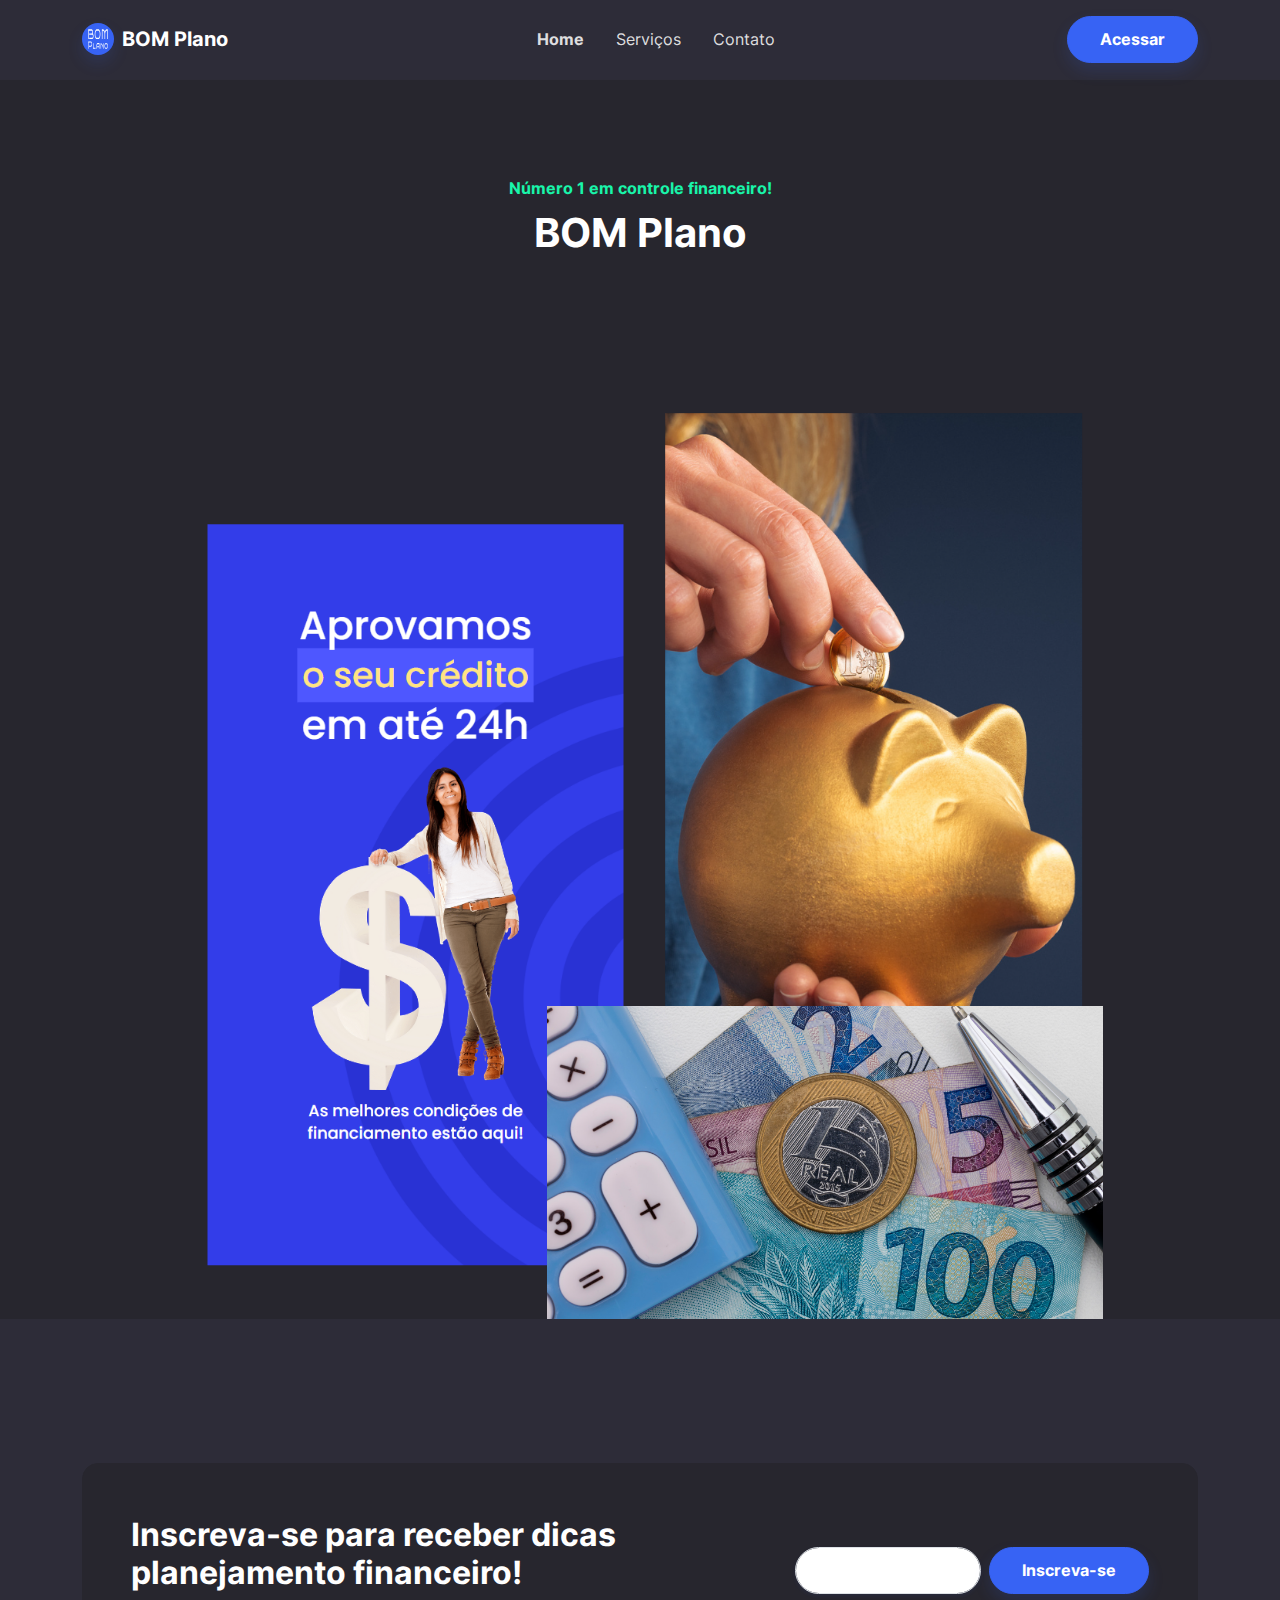
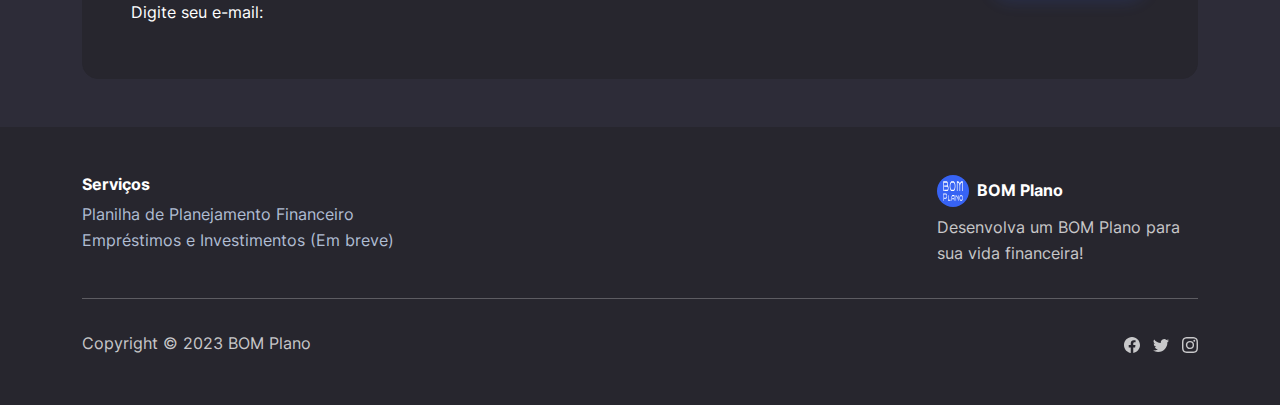
<file: index.html>
<!DOCTYPE html>
<html data-bs-theme="light" lang="pt-br">
  <head>
    <meta charset="utf-8" />
    <meta
      name="viewport"
      content="width=device-width, initial-scale=1.0, shrink-to-fit=no"
    />
    <title>Home - BOM Plano</title>
    <link rel="icon" href="assets/img/icon/bomplano.svg" />
    <link rel="stylesheet" href="assets/bootstrap/css/bootstrap.min.css" />
    <link rel="stylesheet" href="assets/css/Inter.css" />
  </head>

  <body>
    <!-- Start: Navbar Centered Links -->
    <nav
      class="navbar navbar-dark navbar-expand-md sticky-top py-3"
      id="mainNav"
    >
      <div class="container">
        <a class="navbar-brand d-flex align-items-center" href="./index.html"
          ><span
            class="bs-icon-sm bs-icon-circle bs-icon-primary shadow d-flex justify-content-center align-items-center me-2 bs-icon"
            ><img
              class="svg-logo"
              src="./assets/img/icon/bomplanologo.svg"
              alt="Icone BOM Plano" /></span
          ><span>BOM Plano</span></a
        ><button
          data-bs-toggle="collapse"
          class="navbar-toggler"
          data-bs-target="#navcol-1"
        >
          <span class="visually-hidden">Toggle navigation</span
          ><span class="navbar-toggler-icon"></span>
        </button>
        <div class="collapse navbar-collapse" id="navcol-1">
          <ul class="navbar-nav mx-auto">
            <li class="nav-item">
              <a class="nav-link active" href="index.html">Home</a>
            </li>
            <li class="nav-item">
              <a class="nav-link" href="services.html">Serviços</a>
            </li>
            <li class="nav-item"></li>
            <li class="nav-item"></li>
            <li class="nav-item">
              <a class="nav-link" href="contacts.html">Contato</a>
            </li>
          </ul>
          <a class="btn btn-primary shadow" role="button" href="signup.html"
            >Acessar</a
          >
          <ul class="navbar-nav"></ul>
        </div>
      </div>
    </nav>
    <!-- End: Navbar Centered Links -->
    <header class="bg-dark">
      <!-- Start: Hero Clean Reverse -->
      <div class="container pt-4 pt-xl-5">
        <div class="row pt-5">
          <div class="col-md-8 col-xl-6 text-center text-md-start mx-auto">
            <div class="text-center">
              <p class="fw-bold text-success mb-2">
                Número 1 em controle financeiro!
              </p>
              <h1 class="fw-bold">BOM Plano</h1>
            </div>
          </div>
          <div class="col-12 col-lg-10 mx-auto">
            <div
              class="position-relative"
              style="display: flex; flex-wrap: wrap; justify-content: flex-end"
            >
              <div
                style="
                  position: relative;
                  flex: 0 0 45%;
                  transform: translate3d(-15%, 35%, 0);
                "
              >
                <img
                  class="img-fluid"
                  src="assets/img/products/emprestimo.png"
                />
              </div>
              <div
                style="
                  position: relative;
                  flex: 0 0 45%;
                  transform: translate3d(-5%, 20%, 0);
                "
              >
                <img
                  class="img-fluid"
                  src="assets/img/products/investimento.png"
                />
              </div>
              <div
                style="
                  position: relative;
                  flex: 0 0 60%;
                  transform: translate3d(0, 0%, 0);
                "
              >
                <img
                  class="img-fluid"
                  src="assets/img/products/controle-financeiro.png"
                />
              </div>
            </div>
          </div>
        </div>
      </div>
      <!-- End: Hero Clean Reverse -->
    </header>
    <!-- Start: Brands -->
    <section class="py-5"></section>
    <!-- End: Brands -->
    <section></section>
    <section></section>
    <!-- Start: Newsletter Subscription Color -->
    <section class="py-5">
      <div class="container">
        <div
          class="bg-dark border rounded border-dark d-flex flex-column justify-content-between align-items-center flex-lg-row p-4 p-lg-5"
        >
          <div class="text-center text-lg-start py-3 py-lg-1">
            <h2 class="fw-bold mb-2">
              Inscreva-se para receber dicas planejamento financeiro!
            </h2>
            <p class="mb-0">Digite seu e-mail:</p>
          </div>
          <form
            class="d-flex justify-content-center flex-wrap flex-lg-nowrap"
            method="post"
          >
            <div class="my-2">
              <input
                class="border rounded-pill shadow-sm form-control"
                type="email"
                name="email"
                placeholder="Your Email"
              />
            </div>
            <div class="my-2">
              <button
                class="btn btn-primary text-nowrap shadow ms-2"
                type="submit"
              >
                Inscreva-se
              </button>
            </div>
          </form>
        </div>
      </div>
    </section>
    <!-- End: Newsletter Subscription Color -->
    <!-- Start: Footer Multi Column -->
    <footer class="bg-dark">
      <div class="container py-4 py-lg-5">
        <div class="row justify-content-center">
          <!-- Start: Services -->
          <div class="col text-center text-lg-start d-flex flex-column">
            <h3 class="fs-6 fw-bold">Serviços</h3>
            <ul class="list-unstyled">
              <li><a href="#">Planilha de Planejamento Financeiro</a></li>
              <li><a href="#">Empréstimos e Investimentos (Em breve)</a></li>
            </ul>
          </div>
          <!-- End: Services -->
          <!-- Start: Social Icons -->
          <div
            class="col-lg-3 text-center text-lg-start d-flex flex-column align-items-center order-first align-items-lg-start order-lg-last"
          >
            <div class="fw-bold d-flex align-items-center mb-2">
              <span
                class="bs-icon-sm bs-icon-circle bs-icon-primary d-flex justify-content-center align-items-center bs-icon me-2"
                ><img
                  class="svg-logo"
                  src="./assets/img/icon/bomplanologo.svg"
                  alt="Icone BOM Plano" /></span
              ><span>BOM Plano</span>
            </div>
            <p class="text-muted">
              Desenvolva um BOM Plano para sua vida financeira!
            </p>
          </div>
          <!-- End: Social Icons -->
        </div>
        <hr />
        <div
          class="text-muted d-flex justify-content-between align-items-center pt-3"
        >
          <p class="mb-0">Copyright © 2023 BOM Plano</p>
          <ul class="list-inline mb-0">
            <li class="list-inline-item">
              <svg
                xmlns="http://www.w3.org/2000/svg"
                width="1em"
                height="1em"
                fill="currentColor"
                viewBox="0 0 16 16"
                class="bi bi-facebook"
              >
                <path
                  d="M16 8.049c0-4.446-3.582-8.05-8-8.05C3.58 0-.002 3.603-.002 8.05c0 4.017 2.926 7.347 6.75 7.951v-5.625h-2.03V8.05H6.75V6.275c0-2.017 1.195-3.131 3.022-3.131.876 0 1.791.157 1.791.157v1.98h-1.009c-.993 0-1.303.621-1.303 1.258v1.51h2.218l-.354 2.326H9.25V16c3.824-.604 6.75-3.934 6.75-7.951z"
                ></path>
              </svg>
            </li>
            <li class="list-inline-item">
              <svg
                xmlns="http://www.w3.org/2000/svg"
                width="1em"
                height="1em"
                fill="currentColor"
                viewBox="0 0 16 16"
                class="bi bi-twitter"
              >
                <path
                  d="M5.026 15c6.038 0 9.341-5.003 9.341-9.334 0-.14 0-.282-.006-.422A6.685 6.685 0 0 0 16 3.542a6.658 6.658 0 0 1-1.889.518 3.301 3.301 0 0 0 1.447-1.817 6.533 6.533 0 0 1-2.087.793A3.286 3.286 0 0 0 7.875 6.03a9.325 9.325 0 0 1-6.767-3.429 3.289 3.289 0 0 0 1.018 4.382A3.323 3.323 0 0 1 .64 6.575v.045a3.288 3.288 0 0 0 2.632 3.218 3.203 3.203 0 0 1-.865.115 3.23 3.23 0 0 1-.614-.057 3.283 3.283 0 0 0 3.067 2.277A6.588 6.588 0 0 1 .78 13.58a6.32 6.32 0 0 1-.78-.045A9.344 9.344 0 0 0 5.026 15z"
                ></path>
              </svg>
            </li>
            <li class="list-inline-item">
              <svg
                xmlns="http://www.w3.org/2000/svg"
                width="1em"
                height="1em"
                fill="currentColor"
                viewBox="0 0 16 16"
                class="bi bi-instagram"
              >
                <path
                  d="M8 0C5.829 0 5.556.01 4.703.048 3.85.088 3.269.222 2.76.42a3.917 3.917 0 0 0-1.417.923A3.927 3.927 0 0 0 .42 2.76C.222 3.268.087 3.85.048 4.7.01 5.555 0 5.827 0 8.001c0 2.172.01 2.444.048 3.297.04.852.174 1.433.372 1.942.205.526.478.972.923 1.417.444.445.89.719 1.416.923.51.198 1.09.333 1.942.372C5.555 15.99 5.827 16 8 16s2.444-.01 3.298-.048c.851-.04 1.434-.174 1.943-.372a3.916 3.916 0 0 0 1.416-.923c.445-.445.718-.891.923-1.417.197-.509.332-1.09.372-1.942C15.99 10.445 16 10.173 16 8s-.01-2.445-.048-3.299c-.04-.851-.175-1.433-.372-1.941a3.926 3.926 0 0 0-.923-1.417A3.911 3.911 0 0 0 13.24.42c-.51-.198-1.092-.333-1.943-.372C10.443.01 10.172 0 7.998 0h.003zm-.717 1.442h.718c2.136 0 2.389.007 3.232.046.78.035 1.204.166 1.486.275.373.145.64.319.92.599.28.28.453.546.598.92.11.281.24.705.275 1.485.039.843.047 1.096.047 3.231s-.008 2.389-.047 3.232c-.035.78-.166 1.203-.275 1.485a2.47 2.47 0 0 1-.599.919c-.28.28-.546.453-.92.598-.28.11-.704.24-1.485.276-.843.038-1.096.047-3.232.047s-2.39-.009-3.233-.047c-.78-.036-1.203-.166-1.485-.276a2.478 2.478 0 0 1-.92-.598 2.48 2.48 0 0 1-.6-.92c-.109-.281-.24-.705-.275-1.485-.038-.843-.046-1.096-.046-3.233 0-2.136.008-2.388.046-3.231.036-.78.166-1.204.276-1.486.145-.373.319-.64.599-.92.28-.28.546-.453.92-.598.282-.11.705-.24 1.485-.276.738-.034 1.024-.044 2.515-.045v.002zm4.988 1.328a.96.96 0 1 0 0 1.92.96.96 0 0 0 0-1.92zm-4.27 1.122a4.109 4.109 0 1 0 0 8.217 4.109 4.109 0 0 0 0-8.217zm0 1.441a2.667 2.667 0 1 1 0 5.334 2.667 2.667 0 0 1 0-5.334z"
                ></path>
              </svg>
            </li>
          </ul>
        </div>
      </div>
    </footer>
    <!-- End: Footer Multi Column -->
    <script src="https://cdn.jsdelivr.net/npm/bootstrap@5.3.0/dist/js/bootstrap.bundle.min.js"></script>
    <script src="assets/js/bold-and-dark.js"></script>
  </body>
</html>
</file>
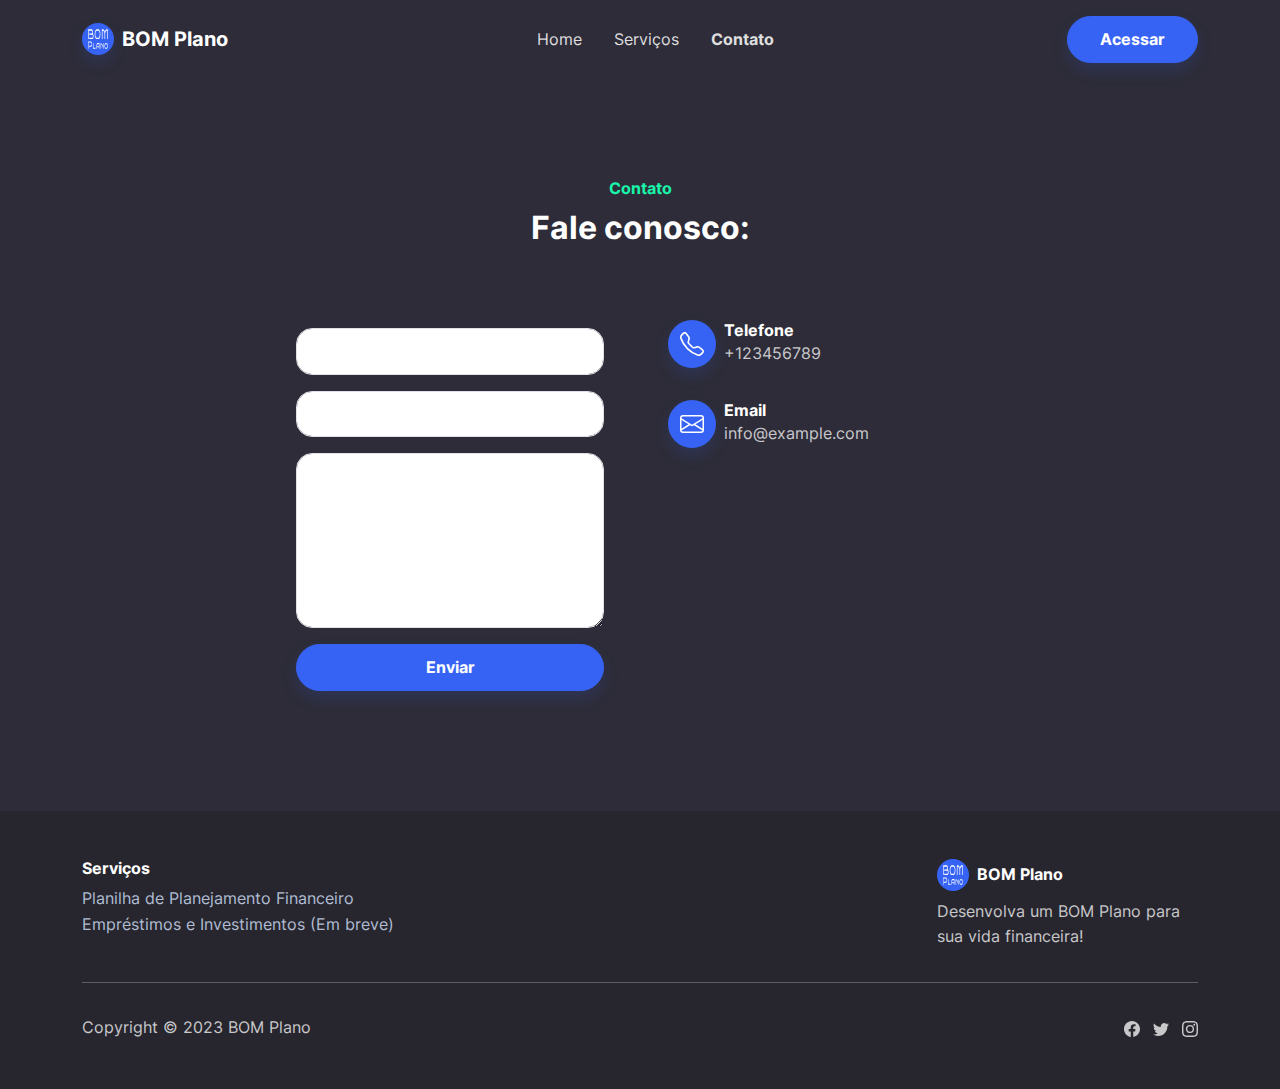
<file: contacts.html>
<!DOCTYPE html>
<html data-bs-theme="light" lang="pt-br">
  <head>
    <meta charset="utf-8" />
    <meta
      name="viewport"
      content="width=device-width, initial-scale=1.0, shrink-to-fit=no"
    />
    <title>Contato - BOM Plano</title>
    <link rel="icon" href="assets/img/icon/bomplano.svg" />
    <link rel="stylesheet" href="assets/bootstrap/css/bootstrap.min.css" />
    <link rel="stylesheet" href="assets/css/Inter.css" />
  </head>

  <body>
    <!-- Start: Navbar Centered Links -->
    <nav
      class="navbar navbar-dark navbar-expand-md sticky-top py-3"
      id="mainNav"
    >
      <div class="container">
        <a class="navbar-brand d-flex align-items-center" href="./index.html"
          ><span
            class="bs-icon-sm bs-icon-circle bs-icon-primary shadow d-flex justify-content-center align-items-center me-2 bs-icon"
            ><img
              class="svg-logo"
              src="./assets/img/icon/bomplanologo.svg"
              alt="Icone BOM Plano" /></span
          ><span>BOM Plano</span></a
        ><button
          data-bs-toggle="collapse"
          class="navbar-toggler"
          data-bs-target="#navcol-1"
        >
          <span class="visually-hidden">Toggle navigation</span
          ><span class="navbar-toggler-icon"></span>
        </button>
        <div class="collapse navbar-collapse" id="navcol-1">
          <ul class="navbar-nav mx-auto">
            <li class="nav-item">
              <a class="nav-link" href="index.html">Home</a>
            </li>
            <li class="nav-item">
              <a class="nav-link" href="services.html">Serviços</a>
            </li>
            <li class="nav-item"></li>
            <li class="nav-item"></li>
            <li class="nav-item">
              <a class="nav-link active" href="contacts.html">Contato</a>
            </li>
          </ul>
          <a class="btn btn-primary shadow" role="button" href="signup.html"
            >Acessar</a
          >
          <ul class="navbar-nav"></ul>
        </div>
      </div>
    </nav>
    <!-- End: Navbar Centered Links -->
    <!-- Start: Contact Details -->
    <section class="py-5">
      <div class="container py-5">
        <div class="row mb-5">
          <div class="col-md-8 col-xl-6 text-center mx-auto">
            <p class="fw-bold text-success mb-2">Contato</p>
            <h2 class="fw-bold">Fale conosco:</h2>
          </div>
        </div>
        <div class="row d-flex justify-content-center">
          <div class="col-md-6 col-xl-4">
            <div>
              <form class="p-3 p-xl-4" method="post">
                <!-- Start: Success Example -->
                <div class="mb-3">
                  <input
                    class="form-control"
                    type="text"
                    id="name-1"
                    name="name"
                    placeholder="Name"
                  />
                </div>
                <!-- End: Success Example -->
                <!-- Start: Error Example -->
                <div class="mb-3">
                  <input
                    class="form-control"
                    type="email"
                    id="email-1"
                    name="email"
                    placeholder="Email"
                  />
                </div>
                <!-- End: Error Example -->
                <div class="mb-3">
                  <textarea
                    class="form-control"
                    id="message-1"
                    name="message"
                    rows="6"
                    placeholder="Message"
                  ></textarea>
                </div>
                <div>
                  <button
                    class="btn btn-primary shadow d-block w-100"
                    type="submit"
                  >
                    Enviar
                  </button>
                </div>
              </form>
            </div>
          </div>
          <div
            class="col-md-4 col-xl-4 d-flex justify-content-center justify-content-xl-start"
          >
            <div
              class="d-flex flex-wrap flex-md-column justify-content-md-start align-items-md-start h-100"
            >
              <div class="d-flex align-items-center p-3">
                <div
                  class="bs-icon-md bs-icon-circle bs-icon-primary shadow d-flex flex-shrink-0 justify-content-center align-items-center d-inline-block bs-icon bs-icon-md"
                >
                  <svg
                    xmlns="http://www.w3.org/2000/svg"
                    width="1em"
                    height="1em"
                    fill="currentColor"
                    viewBox="0 0 16 16"
                    class="bi bi-telephone"
                  >
                    <path
                      d="M3.654 1.328a.678.678 0 0 0-1.015-.063L1.605 2.3c-.483.484-.661 1.169-.45 1.77a17.568 17.568 0 0 0 4.168 6.608 17.569 17.569 0 0 0 6.608 4.168c.601.211 1.286.033 1.77-.45l1.034-1.034a.678.678 0 0 0-.063-1.015l-2.307-1.794a.678.678 0 0 0-.58-.122l-2.19.547a1.745 1.745 0 0 1-1.657-.459L5.482 8.062a1.745 1.745 0 0 1-.46-1.657l.548-2.19a.678.678 0 0 0-.122-.58L3.654 1.328zM1.884.511a1.745 1.745 0 0 1 2.612.163L6.29 2.98c.329.423.445.974.315 1.494l-.547 2.19a.678.678 0 0 0 .178.643l2.457 2.457a.678.678 0 0 0 .644.178l2.189-.547a1.745 1.745 0 0 1 1.494.315l2.306 1.794c.829.645.905 1.87.163 2.611l-1.034 1.034c-.74.74-1.846 1.065-2.877.702a18.634 18.634 0 0 1-7.01-4.42 18.634 18.634 0 0 1-4.42-7.009c-.362-1.03-.037-2.137.703-2.877L1.885.511z"
                    ></path>
                  </svg>
                </div>
                <div class="px-2">
                  <h6 class="fw-bold mb-0">Telefone</h6>
                  <p class="text-muted mb-0">+123456789</p>
                </div>
              </div>
              <div class="d-flex align-items-center p-3">
                <div
                  class="bs-icon-md bs-icon-circle bs-icon-primary shadow d-flex flex-shrink-0 justify-content-center align-items-center d-inline-block bs-icon bs-icon-md"
                >
                  <svg
                    xmlns="http://www.w3.org/2000/svg"
                    width="1em"
                    height="1em"
                    fill="currentColor"
                    viewBox="0 0 16 16"
                    class="bi bi-envelope"
                  >
                    <path
                      d="M0 4a2 2 0 0 1 2-2h12a2 2 0 0 1 2 2v8a2 2 0 0 1-2 2H2a2 2 0 0 1-2-2V4Zm2-1a1 1 0 0 0-1 1v.217l7 4.2 7-4.2V4a1 1 0 0 0-1-1H2Zm13 2.383-4.708 2.825L15 11.105V5.383Zm-.034 6.876-5.64-3.471L8 9.583l-1.326-.795-5.64 3.47A1 1 0 0 0 2 13h12a1 1 0 0 0 .966-.741ZM1 11.105l4.708-2.897L1 5.383v5.722Z"
                    ></path>
                  </svg>
                </div>
                <div class="px-2">
                  <h6 class="fw-bold mb-0">Email</h6>
                  <p class="text-muted mb-0">info@example.com</p>
                </div>
              </div>
            </div>
          </div>
        </div>
      </div>
    </section>
    <!-- End: Contact Details -->
    <!-- Start: Footer Multi Column -->
    <footer class="bg-dark">
      <div class="container py-4 py-lg-5">
        <div class="row justify-content-center">
          <!-- Start: Services -->
          <div class="col text-center text-lg-start d-flex flex-column">
            <h3 class="fs-6 fw-bold">Serviços</h3>
            <ul class="list-unstyled">
              <li><a href="#">Planilha de Planejamento Financeiro</a></li>
              <li><a href="#">Empréstimos e Investimentos (Em breve)</a></li>
            </ul>
          </div>
          <!-- End: Services -->
          <!-- Start: Social Icons -->
          <div
            class="col-lg-3 text-center text-lg-start d-flex flex-column align-items-center order-first align-items-lg-start order-lg-last"
          >
            <div class="fw-bold d-flex align-items-center mb-2">
              <span
                class="bs-icon-sm bs-icon-circle bs-icon-primary d-flex justify-content-center align-items-center bs-icon me-2"
                ><img
                  class="svg-logo"
                  src="./assets/img/icon/bomplanologo.svg"
                  alt="Icone BOM Plano" /></span
              ><span>BOM Plano</span>
            </div>
            <p class="text-muted">
              Desenvolva um BOM Plano para sua vida financeira!
            </p>
          </div>
          <!-- End: Social Icons -->
        </div>
        <hr />
        <div
          class="text-muted d-flex justify-content-between align-items-center pt-3"
        >
          <p class="mb-0">Copyright © 2023 BOM Plano</p>
          <ul class="list-inline mb-0">
            <li class="list-inline-item">
              <svg
                xmlns="http://www.w3.org/2000/svg"
                width="1em"
                height="1em"
                fill="currentColor"
                viewBox="0 0 16 16"
                class="bi bi-facebook"
              >
                <path
                  d="M16 8.049c0-4.446-3.582-8.05-8-8.05C3.58 0-.002 3.603-.002 8.05c0 4.017 2.926 7.347 6.75 7.951v-5.625h-2.03V8.05H6.75V6.275c0-2.017 1.195-3.131 3.022-3.131.876 0 1.791.157 1.791.157v1.98h-1.009c-.993 0-1.303.621-1.303 1.258v1.51h2.218l-.354 2.326H9.25V16c3.824-.604 6.75-3.934 6.75-7.951z"
                ></path>
              </svg>
            </li>
            <li class="list-inline-item">
              <svg
                xmlns="http://www.w3.org/2000/svg"
                width="1em"
                height="1em"
                fill="currentColor"
                viewBox="0 0 16 16"
                class="bi bi-twitter"
              >
                <path
                  d="M5.026 15c6.038 0 9.341-5.003 9.341-9.334 0-.14 0-.282-.006-.422A6.685 6.685 0 0 0 16 3.542a6.658 6.658 0 0 1-1.889.518 3.301 3.301 0 0 0 1.447-1.817 6.533 6.533 0 0 1-2.087.793A3.286 3.286 0 0 0 7.875 6.03a9.325 9.325 0 0 1-6.767-3.429 3.289 3.289 0 0 0 1.018 4.382A3.323 3.323 0 0 1 .64 6.575v.045a3.288 3.288 0 0 0 2.632 3.218 3.203 3.203 0 0 1-.865.115 3.23 3.23 0 0 1-.614-.057 3.283 3.283 0 0 0 3.067 2.277A6.588 6.588 0 0 1 .78 13.58a6.32 6.32 0 0 1-.78-.045A9.344 9.344 0 0 0 5.026 15z"
                ></path>
              </svg>
            </li>
            <li class="list-inline-item">
              <svg
                xmlns="http://www.w3.org/2000/svg"
                width="1em"
                height="1em"
                fill="currentColor"
                viewBox="0 0 16 16"
                class="bi bi-instagram"
              >
                <path
                  d="M8 0C5.829 0 5.556.01 4.703.048 3.85.088 3.269.222 2.76.42a3.917 3.917 0 0 0-1.417.923A3.927 3.927 0 0 0 .42 2.76C.222 3.268.087 3.85.048 4.7.01 5.555 0 5.827 0 8.001c0 2.172.01 2.444.048 3.297.04.852.174 1.433.372 1.942.205.526.478.972.923 1.417.444.445.89.719 1.416.923.51.198 1.09.333 1.942.372C5.555 15.99 5.827 16 8 16s2.444-.01 3.298-.048c.851-.04 1.434-.174 1.943-.372a3.916 3.916 0 0 0 1.416-.923c.445-.445.718-.891.923-1.417.197-.509.332-1.09.372-1.942C15.99 10.445 16 10.173 16 8s-.01-2.445-.048-3.299c-.04-.851-.175-1.433-.372-1.941a3.926 3.926 0 0 0-.923-1.417A3.911 3.911 0 0 0 13.24.42c-.51-.198-1.092-.333-1.943-.372C10.443.01 10.172 0 7.998 0h.003zm-.717 1.442h.718c2.136 0 2.389.007 3.232.046.78.035 1.204.166 1.486.275.373.145.64.319.92.599.28.28.453.546.598.92.11.281.24.705.275 1.485.039.843.047 1.096.047 3.231s-.008 2.389-.047 3.232c-.035.78-.166 1.203-.275 1.485a2.47 2.47 0 0 1-.599.919c-.28.28-.546.453-.92.598-.28.11-.704.24-1.485.276-.843.038-1.096.047-3.232.047s-2.39-.009-3.233-.047c-.78-.036-1.203-.166-1.485-.276a2.478 2.478 0 0 1-.92-.598 2.48 2.48 0 0 1-.6-.92c-.109-.281-.24-.705-.275-1.485-.038-.843-.046-1.096-.046-3.233 0-2.136.008-2.388.046-3.231.036-.78.166-1.204.276-1.486.145-.373.319-.64.599-.92.28-.28.546-.453.92-.598.282-.11.705-.24 1.485-.276.738-.034 1.024-.044 2.515-.045v.002zm4.988 1.328a.96.96 0 1 0 0 1.92.96.96 0 0 0 0-1.92zm-4.27 1.122a4.109 4.109 0 1 0 0 8.217 4.109 4.109 0 0 0 0-8.217zm0 1.441a2.667 2.667 0 1 1 0 5.334 2.667 2.667 0 0 1 0-5.334z"
                ></path>
              </svg>
            </li>
          </ul>
        </div>
      </div>
    </footer>
    <!-- End: Footer Multi Column -->
    <script src="https://cdn.jsdelivr.net/npm/bootstrap@5.3.0/dist/js/bootstrap.bundle.min.js"></script>
    <script src="assets/js/bold-and-dark.js"></script>
  </body>
</html>
</file>
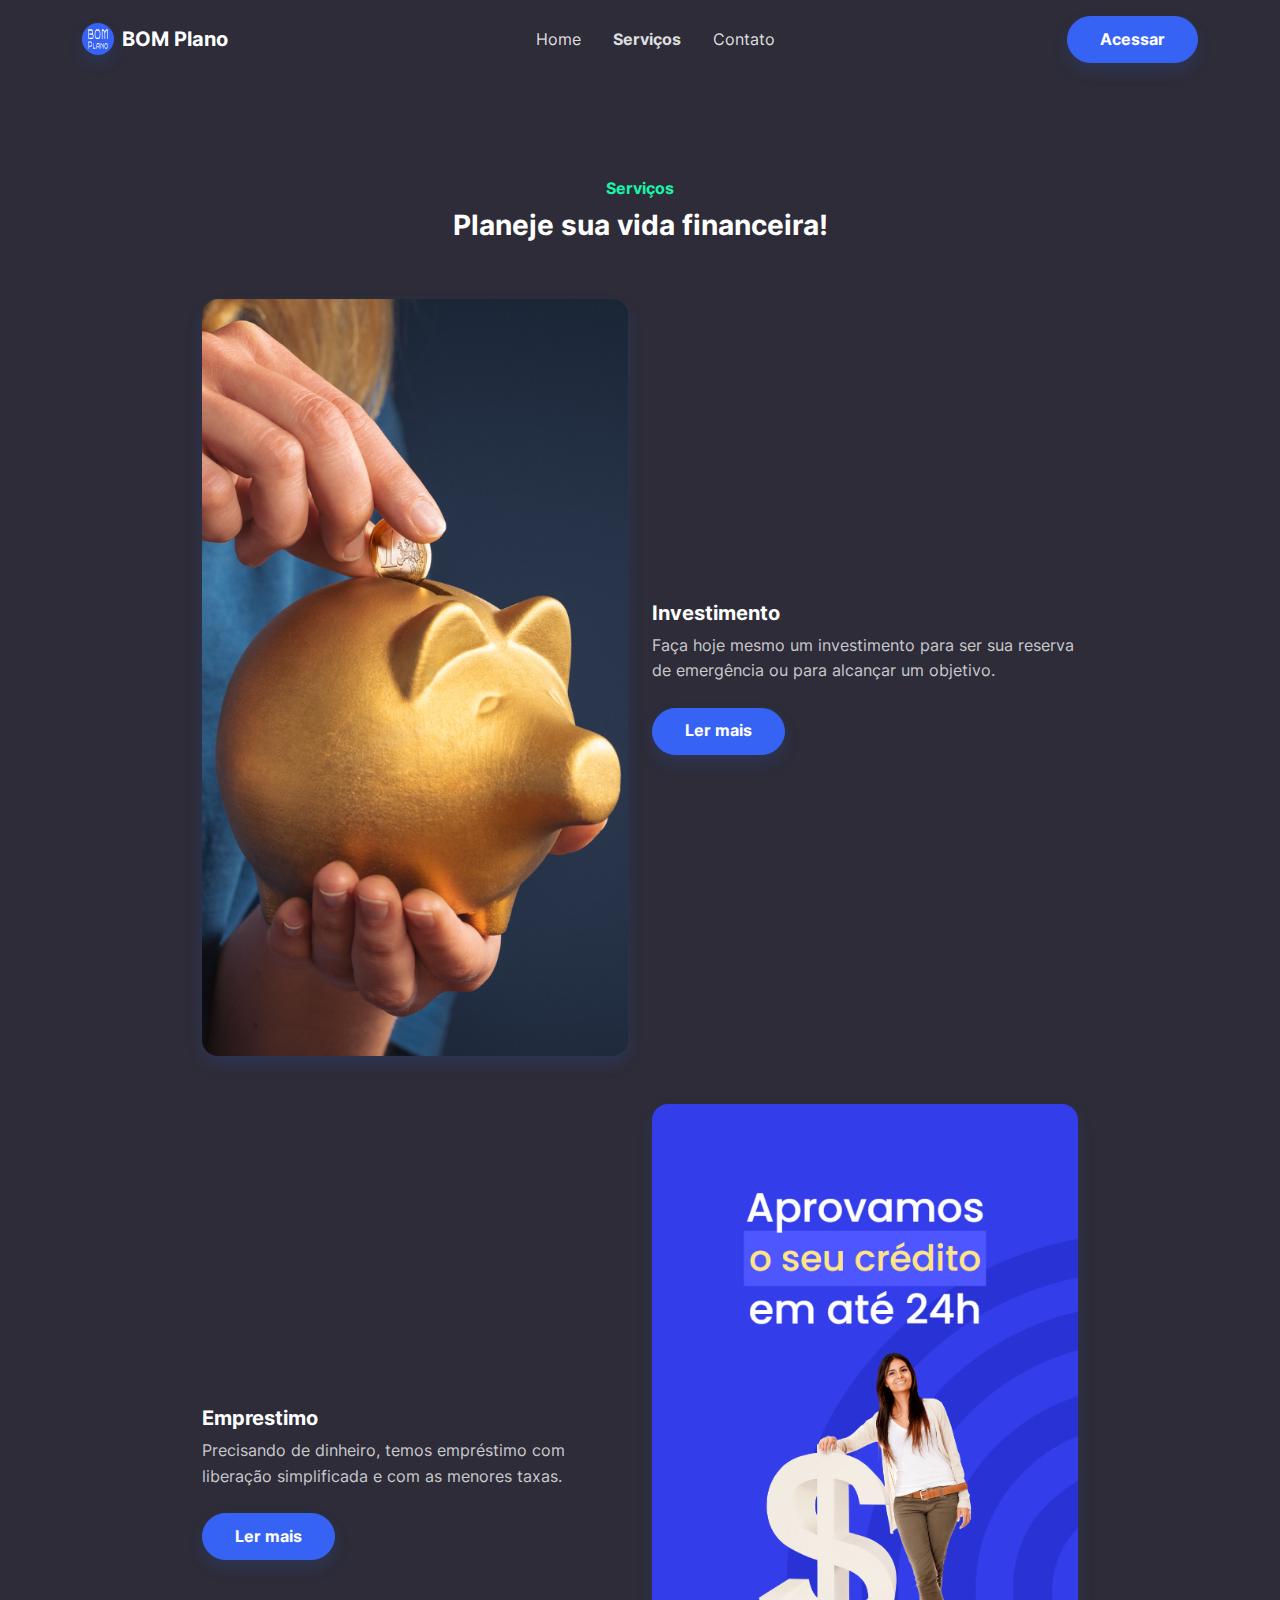
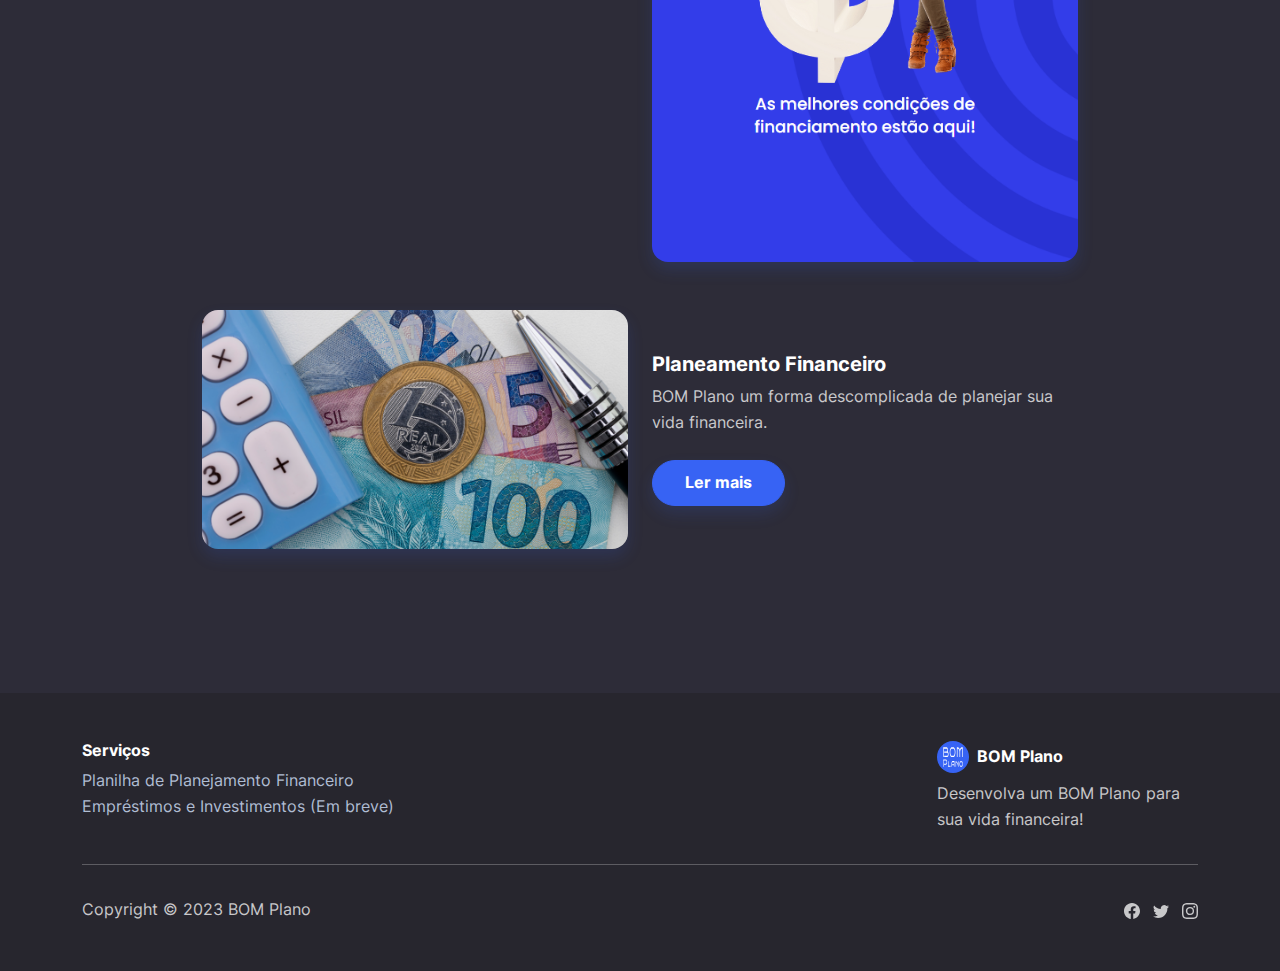
<file: services.html>
<!DOCTYPE html>
<html data-bs-theme="light" lang="pt-br">
  <head>
    <meta charset="utf-8" />
    <meta
      name="viewport"
      content="width=device-width, initial-scale=1.0, shrink-to-fit=no"
    />
    <title>Serviços - BOM Plano</title>
    <link rel="icon" href="assets/img/icon/bomplano.svg" />
    <link rel="stylesheet" href="assets/bootstrap/css/bootstrap.min.css" />
    <link rel="stylesheet" href="assets/css/Inter.css" />
  </head>

  <body>
    <!-- Start: Navbar Centered Links -->
    <nav
      class="navbar navbar-dark navbar-expand-md sticky-top py-3"
      id="mainNav"
    >
      <div class="container">
        <a class="navbar-brand d-flex align-items-center" href="./index.html"
          ><span
            class="bs-icon-sm bs-icon-circle bs-icon-primary shadow d-flex justify-content-center align-items-center me-2 bs-icon"
          >
            <img
              class="svg-logo"
              src="./assets/img/icon/bomplanologo.svg"
              alt="Icone BOM Plano"
            /> </span
          ><span>BOM Plano</span></a
        ><button
          data-bs-toggle="collapse"
          class="navbar-toggler"
          data-bs-target="#navcol-1"
        >
          <span class="visually-hidden">Toggle navigation</span
          ><span class="navbar-toggler-icon"></span>
        </button>
        <div class="collapse navbar-collapse" id="navcol-1">
          <ul class="navbar-nav mx-auto">
            <li class="nav-item">
              <a class="nav-link" href="index.html">Home</a>
            </li>
            <li class="nav-item">
              <a class="nav-link active" href="services.html">Serviços</a>
            </li>
            <li class="nav-item"></li>
            <li class="nav-item"></li>
            <li class="nav-item">
              <a class="nav-link" href="contacts.html">Contato</a>
            </li>
          </ul>
          <a class="btn btn-primary shadow" role="button" href="signup.html"
            >Acessar</a
          >
          <ul class="navbar-nav"></ul>
        </div>
      </div>
    </nav>
    <!-- End: Navbar Centered Links -->
    <section class="py-5">
      <!-- Start: Features Cards -->
      <div class="container py-5">
        <div class="row mb-4 mb-lg-5">
          <div class="col-md-8 col-xl-6 text-center mx-auto">
            <p class="fw-bold text-success mb-2">Serviços</p>
            <h3 class="fw-bold">Planeje sua vida financeira!</h3>
          </div>
        </div>
        <div
          class="row row-cols-1 row-cols-md-2 mx-auto"
          style="max-width: 900px"
        >
          <div class="col mb-5">
            <img
              class="rounded img-fluid shadow"
              src="assets/img/products/investimento.png"
              alt="Imagem de investimento"
            />
          </div>
          <div
            class="col d-md-flex align-items-md-end align-items-lg-center mb-5"
          >
            <div>
              <h5 class="fw-bold">Investimento</h5>
              <p class="text-muted mb-4">
                Faça hoje mesmo um investimento para ser sua reserva de
                emergência ou para alcançar um objetivo.
              </p>
              <button class="btn btn-primary shadow" type="button">
                Ler mais
              </button>
            </div>
          </div>
        </div>
        <div
          class="row row-cols-1 row-cols-md-2 mx-auto"
          style="max-width: 900px"
        >
          <div class="col order-md-last mb-5">
            <img
              class="rounded img-fluid shadow"
              src="assets/img/products/emprestimo.png"
              alt="Imagem de emprestimo"
            />
          </div>
          <div
            class="col d-md-flex align-items-md-end align-items-lg-center mb-5"
          >
            <div>
              <h5 class="fw-bold">Emprestimo</h5>
              <p class="text-muted mb-4">
                Precisando de dinheiro, temos empréstimo com liberação
                simplificada e com as menores taxas.
              </p>
              <button class="btn btn-primary shadow" type="button">
                Ler mais
              </button>
            </div>
          </div>
        </div>
        <div
          class="row row-cols-1 row-cols-md-2 mx-auto"
          style="max-width: 900px"
        >
          <div class="col mb-5">
            <img
              class="rounded img-fluid shadow"
              src="assets/img/products/controle-financeiro.png"
              alt="Imagem de controle financeiro"
            />
          </div>
          <div
            class="col d-md-flex align-items-md-end align-items-lg-center mb-5"
          >
            <div>
              <h5 class="fw-bold">Planeamento Financeiro</h5>
              <p class="text-muted mb-4">
                BOM Plano um forma descomplicada de planejar sua vida
                financeira.
              </p>
              <button class="btn btn-primary shadow" type="button">
                Ler mais
              </button>
            </div>
          </div>
        </div>
      </div>
      <!-- End: Features Cards -->
    </section>
    <!-- Start: Footer Multi Column -->
    <footer class="bg-dark">
      <div class="container py-4 py-lg-5">
        <div class="row justify-content-center">
          <!-- Start: Services -->
          <div class="col text-center text-lg-start d-flex flex-column">
            <h3 class="fs-6 fw-bold">Serviços</h3>
            <ul class="list-unstyled">
              <li><a href="#">Planilha de Planejamento Financeiro</a></li>
              <li><a href="#">Empréstimos e Investimentos (Em breve)</a></li>
            </ul>
          </div>
          <!-- End: Services -->
          <!-- Start: Social Icons -->
          <div
            class="col-lg-3 text-center text-lg-start d-flex flex-column align-items-center order-first align-items-lg-start order-lg-last"
          >
            <div class="fw-bold d-flex align-items-center mb-2">
              <span
                class="bs-icon-sm bs-icon-circle bs-icon-primary d-flex justify-content-center align-items-center bs-icon me-2"
                ><img
                  class="svg-logo"
                  src="./assets/img/icon/bomplanologo.svg"
                  alt="Icone BOM Plano" /></span
              ><span>BOM Plano</span>
            </div>
            <p class="text-muted">
              Desenvolva um BOM Plano para sua vida financeira!
            </p>
          </div>
          <!-- End: Social Icons -->
        </div>
        <hr />
        <div
          class="text-muted d-flex justify-content-between align-items-center pt-3"
        >
          <p class="mb-0">Copyright © 2023 BOM Plano</p>
          <ul class="list-inline mb-0">
            <li class="list-inline-item">
              <svg
                xmlns="http://www.w3.org/2000/svg"
                width="1em"
                height="1em"
                fill="currentColor"
                viewBox="0 0 16 16"
                class="bi bi-facebook"
              >
                <path
                  d="M16 8.049c0-4.446-3.582-8.05-8-8.05C3.58 0-.002 3.603-.002 8.05c0 4.017 2.926 7.347 6.75 7.951v-5.625h-2.03V8.05H6.75V6.275c0-2.017 1.195-3.131 3.022-3.131.876 0 1.791.157 1.791.157v1.98h-1.009c-.993 0-1.303.621-1.303 1.258v1.51h2.218l-.354 2.326H9.25V16c3.824-.604 6.75-3.934 6.75-7.951z"
                ></path>
              </svg>
            </li>
            <li class="list-inline-item">
              <svg
                xmlns="http://www.w3.org/2000/svg"
                width="1em"
                height="1em"
                fill="currentColor"
                viewBox="0 0 16 16"
                class="bi bi-twitter"
              >
                <path
                  d="M5.026 15c6.038 0 9.341-5.003 9.341-9.334 0-.14 0-.282-.006-.422A6.685 6.685 0 0 0 16 3.542a6.658 6.658 0 0 1-1.889.518 3.301 3.301 0 0 0 1.447-1.817 6.533 6.533 0 0 1-2.087.793A3.286 3.286 0 0 0 7.875 6.03a9.325 9.325 0 0 1-6.767-3.429 3.289 3.289 0 0 0 1.018 4.382A3.323 3.323 0 0 1 .64 6.575v.045a3.288 3.288 0 0 0 2.632 3.218 3.203 3.203 0 0 1-.865.115 3.23 3.23 0 0 1-.614-.057 3.283 3.283 0 0 0 3.067 2.277A6.588 6.588 0 0 1 .78 13.58a6.32 6.32 0 0 1-.78-.045A9.344 9.344 0 0 0 5.026 15z"
                ></path>
              </svg>
            </li>
            <li class="list-inline-item">
              <svg
                xmlns="http://www.w3.org/2000/svg"
                width="1em"
                height="1em"
                fill="currentColor"
                viewBox="0 0 16 16"
                class="bi bi-instagram"
              >
                <path
                  d="M8 0C5.829 0 5.556.01 4.703.048 3.85.088 3.269.222 2.76.42a3.917 3.917 0 0 0-1.417.923A3.927 3.927 0 0 0 .42 2.76C.222 3.268.087 3.85.048 4.7.01 5.555 0 5.827 0 8.001c0 2.172.01 2.444.048 3.297.04.852.174 1.433.372 1.942.205.526.478.972.923 1.417.444.445.89.719 1.416.923.51.198 1.09.333 1.942.372C5.555 15.99 5.827 16 8 16s2.444-.01 3.298-.048c.851-.04 1.434-.174 1.943-.372a3.916 3.916 0 0 0 1.416-.923c.445-.445.718-.891.923-1.417.197-.509.332-1.09.372-1.942C15.99 10.445 16 10.173 16 8s-.01-2.445-.048-3.299c-.04-.851-.175-1.433-.372-1.941a3.926 3.926 0 0 0-.923-1.417A3.911 3.911 0 0 0 13.24.42c-.51-.198-1.092-.333-1.943-.372C10.443.01 10.172 0 7.998 0h.003zm-.717 1.442h.718c2.136 0 2.389.007 3.232.046.78.035 1.204.166 1.486.275.373.145.64.319.92.599.28.28.453.546.598.92.11.281.24.705.275 1.485.039.843.047 1.096.047 3.231s-.008 2.389-.047 3.232c-.035.78-.166 1.203-.275 1.485a2.47 2.47 0 0 1-.599.919c-.28.28-.546.453-.92.598-.28.11-.704.24-1.485.276-.843.038-1.096.047-3.232.047s-2.39-.009-3.233-.047c-.78-.036-1.203-.166-1.485-.276a2.478 2.478 0 0 1-.92-.598 2.48 2.48 0 0 1-.6-.92c-.109-.281-.24-.705-.275-1.485-.038-.843-.046-1.096-.046-3.233 0-2.136.008-2.388.046-3.231.036-.78.166-1.204.276-1.486.145-.373.319-.64.599-.92.28-.28.546-.453.92-.598.282-.11.705-.24 1.485-.276.738-.034 1.024-.044 2.515-.045v.002zm4.988 1.328a.96.96 0 1 0 0 1.92.96.96 0 0 0 0-1.92zm-4.27 1.122a4.109 4.109 0 1 0 0 8.217 4.109 4.109 0 0 0 0-8.217zm0 1.441a2.667 2.667 0 1 1 0 5.334 2.667 2.667 0 0 1 0-5.334z"
                ></path>
              </svg>
            </li>
          </ul>
        </div>
      </div>
    </footer>
    <!-- End: Footer Multi Column -->
    <script src="https://cdn.jsdelivr.net/npm/bootstrap@5.3.0/dist/js/bootstrap.bundle.min.js"></script>
    <script src="assets/js/bold-and-dark.js"></script>
  </body>
</html>
</file>
<file: assets/css/Inter.css>
.svg-logo {
	width: 20px;
	height: 20px;
}

@font-face {
	font-family: 'Inter';
	src: url(../../assets/fonts/UcC73FwrK3iLTeHuS_fvQtMwCp50KnMa2JL7SUc.woff2) format('woff2');
	font-weight: 300;
	font-style: normal;
	font-display: swap;
	unicode-range: U+0460-052F, U+1C80-1C88, U+20B4, U+2DE0-2DFF, U+A640-A69F, U+FE2E-FE2F;
}

@font-face {
	font-family: 'Inter';
	src: url(../../assets/fonts/UcC73FwrK3iLTeHuS_fvQtMwCp50KnMa0ZL7SUc.woff2) format('woff2');
	font-weight: 300;
	font-style: normal;
	font-display: swap;
	unicode-range: U+0301, U+0400-045F, U+0490-0491, U+04B0-04B1, U+2116;
}

@font-face {
	font-family: 'Inter';
	src: url(../../assets/fonts/UcC73FwrK3iLTeHuS_fvQtMwCp50KnMa2ZL7SUc.woff2) format('woff2');
	font-weight: 300;
	font-style: normal;
	font-display: swap;
	unicode-range: U+1F00-1FFF;
}

@font-face {
	font-family: 'Inter';
	src: url(../../assets/fonts/UcC73FwrK3iLTeHuS_fvQtMwCp50KnMa1pL7SUc.woff2) format('woff2');
	font-weight: 300;
	font-style: normal;
	font-display: swap;
	unicode-range: U+0370-03FF;
}

@font-face {
	font-family: 'Inter';
	src: url(../../assets/fonts/UcC73FwrK3iLTeHuS_fvQtMwCp50KnMa2pL7SUc.woff2) format('woff2');
	font-weight: 300;
	font-style: normal;
	font-display: swap;
	unicode-range: U+0102-0103, U+0110-0111, U+0128-0129, U+0168-0169, U+01A0-01A1, U+01AF-01B0, U+0300-0301, U+0303-0304, U+0308-0309, U+0323, U+0329, U+1EA0-1EF9, U+20AB;
}

@font-face {
	font-family: 'Inter';
	src: url(../../assets/fonts/UcC73FwrK3iLTeHuS_fvQtMwCp50KnMa25L7SUc.woff2) format('woff2');
	font-weight: 300;
	font-style: normal;
	font-display: swap;
	unicode-range: U+0100-02AF, U+0304, U+0308, U+0329, U+1E00-1E9F, U+1EF2-1EFF, U+2020, U+20A0-20AB, U+20AD-20CF, U+2113, U+2C60-2C7F, U+A720-A7FF;
}

@font-face {
	font-family: 'Inter';
	src: url(../../assets/fonts/UcC73FwrK3iLTeHuS_fvQtMwCp50KnMa1ZL7.woff2) format('woff2');
	font-weight: 300;
	font-style: normal;
	font-display: swap;
	unicode-range: U+0000-00FF, U+0131, U+0152-0153, U+02BB-02BC, U+02C6, U+02DA, U+02DC, U+0304, U+0308, U+0329, U+2000-206F, U+2074, U+20AC, U+2122, U+2191, U+2193, U+2212, U+2215, U+FEFF, U+FFFD;
}

@font-face {
	font-family: 'Inter';
	src: url(../../assets/fonts/UcC73FwrK3iLTeHuS_fvQtMwCp50KnMa2JL7SUc.woff2) format('woff2');
	font-weight: 400;
	font-style: normal;
	font-display: swap;
	unicode-range: U+0460-052F, U+1C80-1C88, U+20B4, U+2DE0-2DFF, U+A640-A69F, U+FE2E-FE2F;
}

@font-face {
	font-family: 'Inter';
	src: url(../../assets/fonts/UcC73FwrK3iLTeHuS_fvQtMwCp50KnMa0ZL7SUc.woff2) format('woff2');
	font-weight: 400;
	font-style: normal;
	font-display: swap;
	unicode-range: U+0301, U+0400-045F, U+0490-0491, U+04B0-04B1, U+2116;
}

@font-face {
	font-family: 'Inter';
	src: url(../../assets/fonts/UcC73FwrK3iLTeHuS_fvQtMwCp50KnMa2ZL7SUc.woff2) format('woff2');
	font-weight: 400;
	font-style: normal;
	font-display: swap;
	unicode-range: U+1F00-1FFF;
}

@font-face {
	font-family: 'Inter';
	src: url(../../assets/fonts/UcC73FwrK3iLTeHuS_fvQtMwCp50KnMa1pL7SUc.woff2) format('woff2');
	font-weight: 400;
	font-style: normal;
	font-display: swap;
	unicode-range: U+0370-03FF;
}

@font-face {
	font-family: 'Inter';
	src: url(../../assets/fonts/UcC73FwrK3iLTeHuS_fvQtMwCp50KnMa2pL7SUc.woff2) format('woff2');
	font-weight: 400;
	font-style: normal;
	font-display: swap;
	unicode-range: U+0102-0103, U+0110-0111, U+0128-0129, U+0168-0169, U+01A0-01A1, U+01AF-01B0, U+0300-0301, U+0303-0304, U+0308-0309, U+0323, U+0329, U+1EA0-1EF9, U+20AB;
}

@font-face {
	font-family: 'Inter';
	src: url(../../assets/fonts/UcC73FwrK3iLTeHuS_fvQtMwCp50KnMa25L7SUc.woff2) format('woff2');
	font-weight: 400;
	font-style: normal;
	font-display: swap;
	unicode-range: U+0100-02AF, U+0304, U+0308, U+0329, U+1E00-1E9F, U+1EF2-1EFF, U+2020, U+20A0-20AB, U+20AD-20CF, U+2113, U+2C60-2C7F, U+A720-A7FF;
}

@font-face {
	font-family: 'Inter';
	src: url(../../assets/fonts/UcC73FwrK3iLTeHuS_fvQtMwCp50KnMa1ZL7.woff2) format('woff2');
	font-weight: 400;
	font-style: normal;
	font-display: swap;
	unicode-range: U+0000-00FF, U+0131, U+0152-0153, U+02BB-02BC, U+02C6, U+02DA, U+02DC, U+0304, U+0308, U+0329, U+2000-206F, U+2074, U+20AC, U+2122, U+2191, U+2193, U+2212, U+2215, U+FEFF, U+FFFD;
}

@font-face {
	font-family: 'Inter';
	src: url(../../assets/fonts/UcC73FwrK3iLTeHuS_fvQtMwCp50KnMa2JL7SUc.woff2) format('woff2');
	font-weight: 600;
	font-style: normal;
	font-display: swap;
	unicode-range: U+0460-052F, U+1C80-1C88, U+20B4, U+2DE0-2DFF, U+A640-A69F, U+FE2E-FE2F;
}

@font-face {
	font-family: 'Inter';
	src: url(../../assets/fonts/UcC73FwrK3iLTeHuS_fvQtMwCp50KnMa0ZL7SUc.woff2) format('woff2');
	font-weight: 600;
	font-style: normal;
	font-display: swap;
	unicode-range: U+0301, U+0400-045F, U+0490-0491, U+04B0-04B1, U+2116;
}

@font-face {
	font-family: 'Inter';
	src: url(../../assets/fonts/UcC73FwrK3iLTeHuS_fvQtMwCp50KnMa2ZL7SUc.woff2) format('woff2');
	font-weight: 600;
	font-style: normal;
	font-display: swap;
	unicode-range: U+1F00-1FFF;
}

@font-face {
	font-family: 'Inter';
	src: url(../../assets/fonts/UcC73FwrK3iLTeHuS_fvQtMwCp50KnMa1pL7SUc.woff2) format('woff2');
	font-weight: 600;
	font-style: normal;
	font-display: swap;
	unicode-range: U+0370-03FF;
}

@font-face {
	font-family: 'Inter';
	src: url(../../assets/fonts/UcC73FwrK3iLTeHuS_fvQtMwCp50KnMa2pL7SUc.woff2) format('woff2');
	font-weight: 600;
	font-style: normal;
	font-display: swap;
	unicode-range: U+0102-0103, U+0110-0111, U+0128-0129, U+0168-0169, U+01A0-01A1, U+01AF-01B0, U+0300-0301, U+0303-0304, U+0308-0309, U+0323, U+0329, U+1EA0-1EF9, U+20AB;
}

@font-face {
	font-family: 'Inter';
	src: url(../../assets/fonts/UcC73FwrK3iLTeHuS_fvQtMwCp50KnMa25L7SUc.woff2) format('woff2');
	font-weight: 600;
	font-style: normal;
	font-display: swap;
	unicode-range: U+0100-02AF, U+0304, U+0308, U+0329, U+1E00-1E9F, U+1EF2-1EFF, U+2020, U+20A0-20AB, U+20AD-20CF, U+2113, U+2C60-2C7F, U+A720-A7FF;
}

@font-face {
	font-family: 'Inter';
	src: url(../../assets/fonts/UcC73FwrK3iLTeHuS_fvQtMwCp50KnMa1ZL7.woff2) format('woff2');
	font-weight: 600;
	font-style: normal;
	font-display: swap;
	unicode-range: U+0000-00FF, U+0131, U+0152-0153, U+02BB-02BC, U+02C6, U+02DA, U+02DC, U+0304, U+0308, U+0329, U+2000-206F, U+2074, U+20AC, U+2122, U+2191, U+2193, U+2212, U+2215, U+FEFF, U+FFFD;
}

@font-face {
	font-family: 'Inter';
	src: url(../../assets/fonts/UcC73FwrK3iLTeHuS_fvQtMwCp50KnMa2JL7SUc.woff2) format('woff2');
	font-weight: 700;
	font-style: normal;
	font-display: swap;
	unicode-range: U+0460-052F, U+1C80-1C88, U+20B4, U+2DE0-2DFF, U+A640-A69F, U+FE2E-FE2F;
}

@font-face {
	font-family: 'Inter';
	src: url(../../assets/fonts/UcC73FwrK3iLTeHuS_fvQtMwCp50KnMa0ZL7SUc.woff2) format('woff2');
	font-weight: 700;
	font-style: normal;
	font-display: swap;
	unicode-range: U+0301, U+0400-045F, U+0490-0491, U+04B0-04B1, U+2116;
}

@font-face {
	font-family: 'Inter';
	src: url(../../assets/fonts/UcC73FwrK3iLTeHuS_fvQtMwCp50KnMa2ZL7SUc.woff2) format('woff2');
	font-weight: 700;
	font-style: normal;
	font-display: swap;
	unicode-range: U+1F00-1FFF;
}

@font-face {
	font-family: 'Inter';
	src: url(../../assets/fonts/UcC73FwrK3iLTeHuS_fvQtMwCp50KnMa1pL7SUc.woff2) format('woff2');
	font-weight: 700;
	font-style: normal;
	font-display: swap;
	unicode-range: U+0370-03FF;
}

@font-face {
	font-family: 'Inter';
	src: url(../../assets/fonts/UcC73FwrK3iLTeHuS_fvQtMwCp50KnMa2pL7SUc.woff2) format('woff2');
	font-weight: 700;
	font-style: normal;
	font-display: swap;
	unicode-range: U+0102-0103, U+0110-0111, U+0128-0129, U+0168-0169, U+01A0-01A1, U+01AF-01B0, U+0300-0301, U+0303-0304, U+0308-0309, U+0323, U+0329, U+1EA0-1EF9, U+20AB;
}

@font-face {
	font-family: 'Inter';
	src: url(../../assets/fonts/UcC73FwrK3iLTeHuS_fvQtMwCp50KnMa25L7SUc.woff2) format('woff2');
	font-weight: 700;
	font-style: normal;
	font-display: swap;
	unicode-range: U+0100-02AF, U+0304, U+0308, U+0329, U+1E00-1E9F, U+1EF2-1EFF, U+2020, U+20A0-20AB, U+20AD-20CF, U+2113, U+2C60-2C7F, U+A720-A7FF;
}

@font-face {
	font-family: 'Inter';
	src: url(../../assets/fonts/UcC73FwrK3iLTeHuS_fvQtMwCp50KnMa1ZL7.woff2) format('woff2');
	font-weight: 700;
	font-style: normal;
	font-display: swap;
	unicode-range: U+0000-00FF, U+0131, U+0152-0153, U+02BB-02BC, U+02C6, U+02DA, U+02DC, U+0304, U+0308, U+0329, U+2000-206F, U+2074, U+20AC, U+2122, U+2191, U+2193, U+2212, U+2215, U+FEFF, U+FFFD;
}

@font-face {
	font-family: 'Inter';
	src: url(../../assets/fonts/UcC73FwrK3iLTeHuS_fvQtMwCp50KnMa2JL7SUc.woff2) format('woff2');
	font-weight: 800;
	font-style: normal;
	font-display: swap;
	unicode-range: U+0460-052F, U+1C80-1C88, U+20B4, U+2DE0-2DFF, U+A640-A69F, U+FE2E-FE2F;
}

@font-face {
	font-family: 'Inter';
	src: url(../../assets/fonts/UcC73FwrK3iLTeHuS_fvQtMwCp50KnMa0ZL7SUc.woff2) format('woff2');
	font-weight: 800;
	font-style: normal;
	font-display: swap;
	unicode-range: U+0301, U+0400-045F, U+0490-0491, U+04B0-04B1, U+2116;
}

@font-face {
	font-family: 'Inter';
	src: url(../../assets/fonts/UcC73FwrK3iLTeHuS_fvQtMwCp50KnMa2ZL7SUc.woff2) format('woff2');
	font-weight: 800;
	font-style: normal;
	font-display: swap;
	unicode-range: U+1F00-1FFF;
}

@font-face {
	font-family: 'Inter';
	src: url(../../assets/fonts/UcC73FwrK3iLTeHuS_fvQtMwCp50KnMa1pL7SUc.woff2) format('woff2');
	font-weight: 800;
	font-style: normal;
	font-display: swap;
	unicode-range: U+0370-03FF;
}

@font-face {
	font-family: 'Inter';
	src: url(../../assets/fonts/UcC73FwrK3iLTeHuS_fvQtMwCp50KnMa2pL7SUc.woff2) format('woff2');
	font-weight: 800;
	font-style: normal;
	font-display: swap;
	unicode-range: U+0102-0103, U+0110-0111, U+0128-0129, U+0168-0169, U+01A0-01A1, U+01AF-01B0, U+0300-0301, U+0303-0304, U+0308-0309, U+0323, U+0329, U+1EA0-1EF9, U+20AB;
}

@font-face {
	font-family: 'Inter';
	src: url(../../assets/fonts/UcC73FwrK3iLTeHuS_fvQtMwCp50KnMa25L7SUc.woff2) format('woff2');
	font-weight: 800;
	font-style: normal;
	font-display: swap;
	unicode-range: U+0100-02AF, U+0304, U+0308, U+0329, U+1E00-1E9F, U+1EF2-1EFF, U+2020, U+20A0-20AB, U+20AD-20CF, U+2113, U+2C60-2C7F, U+A720-A7FF;
}

@font-face {
	font-family: 'Inter';
	src: url(../../assets/fonts/UcC73FwrK3iLTeHuS_fvQtMwCp50KnMa1ZL7.woff2) format('woff2');
	font-weight: 800;
	font-style: normal;
	font-display: swap;
	unicode-range: U+0000-00FF, U+0131, U+0152-0153, U+02BB-02BC, U+02C6, U+02DA, U+02DC, U+0304, U+0308, U+0329, U+2000-206F, U+2074, U+20AC, U+2122, U+2191, U+2193, U+2212, U+2215, U+FEFF, U+FFFD;
}
</file>
